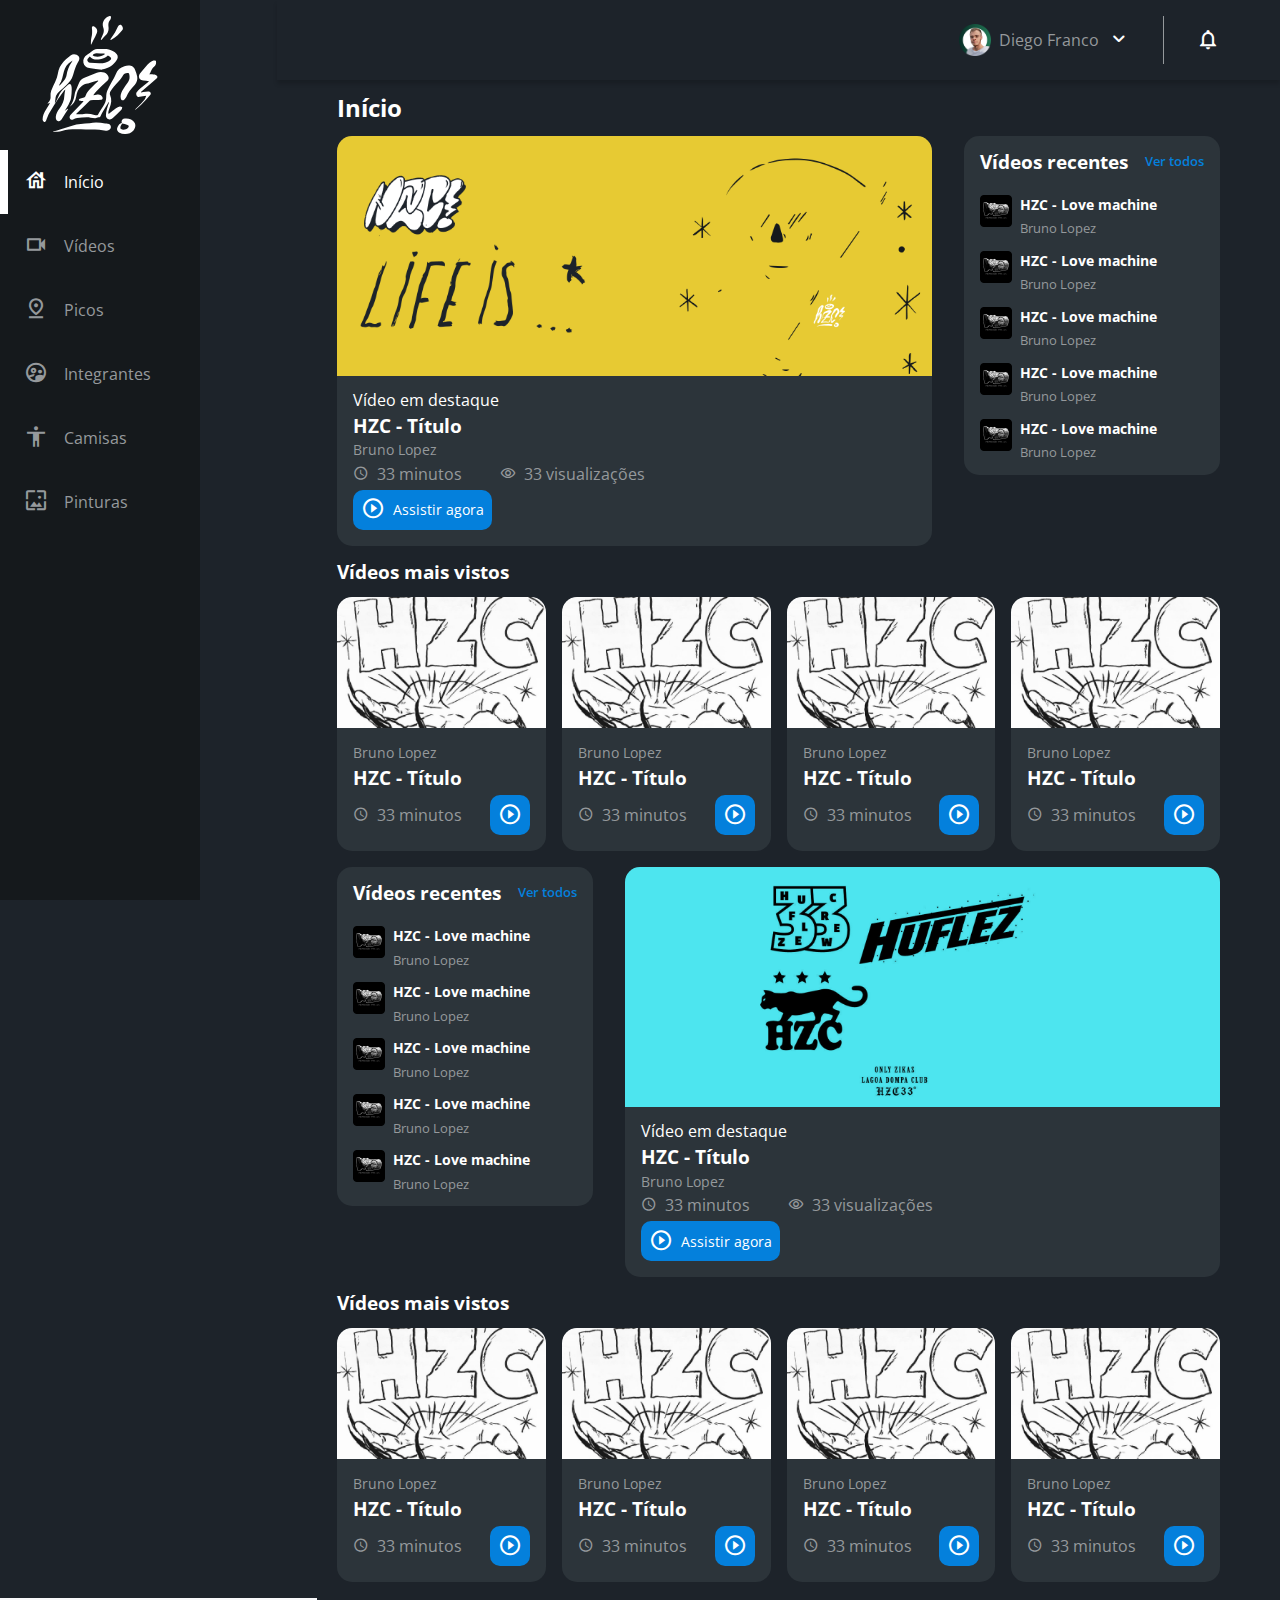
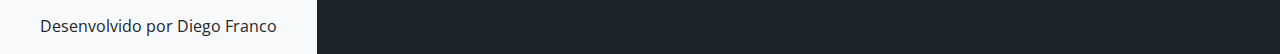
<file: index.html>
<!DOCTYPE html>
<html lang="pt-br">

<head>
    <meta charset="UTF-8">
    <meta http-equiv="X-UA-Compatible" content="IE=edge">
    <meta name="viewport" content="width=device-width, initial-scale=1.0">
    <title>HZC | Home</title>
    <link rel="preconnect" href="https://fonts.googleapis.com">
    <link rel="preconnect" href="https://fonts.gstatic.com" crossorigin>
    <link rel="stylesheet" href="https://fonts.googleapis.com/css2?family=Open+Sans:wght@400;600;700&display=swap">
    <link rel="stylesheet" href="assets/css/reset.css">
    <link rel="stylesheet" href="assets/css/estilos.css">
</head>

<body>
    <header class="cabecalho">
        <button class="cabecalho__menu" aria-label="Menu"><i></i></button>
        <img src="assets/img/logo.svg" alt="Logotipo da HZC" class="cabecalho__logo">
        <p class="cabecalho__perfil">Diego Franco</p>
        <button class="cabecalho__notificacao" aria-label="Notificação"><i></i></button>
    </header>
    <nav class="menu-lateral">
        <img src="assets/img/logo.svg" alt="Logotipo da HZC" class="menu-lateral__logo">
        <a href="#" class="menu-lateral__link menu-lateral__link--inicio menu-lateral__link--ativo">Início</a>
        <a href="#" class="menu-lateral__link menu-lateral__link--videos">Vídeos</a>
        <a href="#" class="menu-lateral__link menu-lateral__link--picos">Picos</a>
        <a href="#" class="menu-lateral__link menu-lateral__link--integrantes">Integrantes</a>
        <a href="#" class="menu-lateral__link menu-lateral__link--camisas">Camisas</a>
        <a href="#" class="menu-lateral__link menu-lateral__link--pinturas">Pinturas</a>
    </nav>
    <main class="principal">
        <h2 class="titulo-pagina">Início</h2>
        <article class="cartao cartao--destaque destaque-video">
            <img src="assets/img/banner-mobile_1.png" alt="Banner do cartao" class="cartao__imagem cartao__imagem--mobile">
            <img src="assets/img/banner_1.png" alt="Banner do cartao" class="cartao__imagem cartao__imagem--desktop">
            <div class="cartao__conteudo">
                <p class="cartao__destaque">Vídeo em destaque</p>
                <h3 class="cartao__titulo">HZC - Título</h3>
                <p class="cartao__perfil">Bruno Lopez</p>
                <p class="cartao__info cartao__info--tempo">33 minutos</p>
                <p class="cartao__info cartao__info--visualizacao">33 visualizações</p>
                <button class="cartao__botao cartao__botao--play cartao__botao--destaque">Assistir agora</button>
            </div>
        </article>
        <article class="cartao cartao--recentes videos-recentes">
            <h3 class="cartao__titulo">Vídeos recentes</h3>
            <a href="#" class="cartao__link">Ver todos</a>
            <ul class="cartao__lista">
                <li class="cartao__item">
                    <img src="assets/img/miniatura_1.png" alt="Thumbnail" class="cartao__item-thumbnail">
                    <h4 class="cartao__item-titulo">HZC - Love machine</h4>
                    <p class="cartao__item-perfil">Bruno Lopez</p>
                </li>
                <li class="cartao__item">
                    <img src="assets/img/miniatura_1.png" alt="Thumbnail" class="cartao__item-thumbnail">
                    <h4 class="cartao__item-titulo">HZC - Love machine</h4>
                    <p class="cartao__item-perfil">Bruno Lopez</p>
                </li>
                <li class="cartao__item">
                    <img src="assets/img/miniatura_1.png" alt="Thumbnail" class="cartao__item-thumbnail">
                    <h4 class="cartao__item-titulo">HZC - Love machine</h4>
                    <p class="cartao__item-perfil">Bruno Lopez</p>
                </li>
                <li class="cartao__item">
                    <img src="assets/img/miniatura_1.png" alt="Thumbnail" class="cartao__item-thumbnail">
                    <h4 class="cartao__item-titulo">HZC - Love machine</h4>
                    <p class="cartao__item-perfil">Bruno Lopez</p>
                </li>
                <li class="cartao__item">
                    <img src="assets/img/miniatura_1.png" alt="Thumbnail" class="cartao__item-thumbnail">
                    <h4 class="cartao__item-titulo">HZC - Love machine</h4>
                    <p class="cartao__item-perfil">Bruno Lopez</p>
                </li>
            </ul>
        </article>
        <section class="secao secao-videos">
            <h3 class="titulo-secao">Vídeos mais vistos</h3>
            <article class="cartao">
                <img src="assets/img/video_1.png" alt="Vídeo" class="cartao__imagem">
                <div class="cartao__conteudo">
                    <p class="cartao__perfil">Bruno Lopez</p>
                    <h3 class="cartao__titulo">HZC - Título</h3>
                    <p class="cartao__info cartao__info--tempo">33 minutos</p>
                    <button class="cartao__botao cartao__botao--play" aria-label="Assistir agora"></button>
                </div>
            </article>
            <article class="cartao">
                <img src="assets/img/video_1.png" alt="Vídeo" class="cartao__imagem">
                <div class="cartao__conteudo">
                    <p class="cartao__perfil">Bruno Lopez</p>
                    <h3 class="cartao__titulo">HZC - Título</h3>
                    <p class="cartao__info cartao__info--tempo">33 minutos</p>
                    <button class="cartao__botao cartao__botao--play" aria-label="Assistir agora"></button>
                </div>
            </article>
            <article class="cartao">
                <img src="assets/img/video_1.png" alt="Vídeo" class="cartao__imagem">
                <div class="cartao__conteudo">
                    <p class="cartao__perfil">Bruno Lopez</p>
                    <h3 class="cartao__titulo">HZC - Título</h3>
                    <p class="cartao__info cartao__info--tempo">33 minutos</p>
                    <button class="cartao__botao cartao__botao--play" aria-label="Assistir agora"></button>
                </div>
            </article>
            <article class="cartao">
                <img src="assets/img/video_1.png" alt="Vídeo" class="cartao__imagem">
                <div class="cartao__conteudo">
                    <p class="cartao__perfil">Bruno Lopez</p>
                    <h3 class="cartao__titulo">HZC - Título</h3>
                    <p class="cartao__info cartao__info--tempo">33 minutos</p>
                    <button class="cartao__botao cartao__botao--play" aria-label="Assistir agora"></button>
                </div>
            </article>
        </section>
        <article class="cartao cartao--recentes produtos-recentes">
            <h3 class="cartao__titulo">Vídeos recentes</h3>
            <a href="#" class="cartao__link">Ver todos</a>
            <ul class="cartao__lista">
                <li class="cartao__item">
                    <img src="assets/img/miniatura_1.png" alt="Thumbnail" class="cartao__item-thumbnail">
                    <h4 class="cartao__item-titulo">HZC - Love machine</h4>
                    <p class="cartao__item-perfil">Bruno Lopez</p>
                </li>
                <li class="cartao__item">
                    <img src="assets/img/miniatura_1.png" alt="Thumbnail" class="cartao__item-thumbnail">
                    <h4 class="cartao__item-titulo">HZC - Love machine</h4>
                    <p class="cartao__item-perfil">Bruno Lopez</p>
                </li>
                <li class="cartao__item">
                    <img src="assets/img/miniatura_1.png" alt="Thumbnail" class="cartao__item-thumbnail">
                    <h4 class="cartao__item-titulo">HZC - Love machine</h4>
                    <p class="cartao__item-perfil">Bruno Lopez</p>
                </li>
                <li class="cartao__item">
                    <img src="assets/img/miniatura_1.png" alt="Thumbnail" class="cartao__item-thumbnail">
                    <h4 class="cartao__item-titulo">HZC - Love machine</h4>
                    <p class="cartao__item-perfil">Bruno Lopez</p>
                </li>
                <li class="cartao__item">
                    <img src="assets/img/miniatura_1.png" alt="Thumbnail" class="cartao__item-thumbnail">
                    <h4 class="cartao__item-titulo">HZC - Love machine</h4>
                    <p class="cartao__item-perfil">Bruno Lopez</p>
                </li>
            </ul>
        </article>
        <article class="cartao cartao--destaque destaque-produtos">
            <img src="assets/img/banner-mobile_2.png" alt="Banner do cartao" class="cartao__imagem cartao__imagem--mobile">
            <img src="assets/img/banner_2.png" alt="Banner do cartao" class="cartao__imagem cartao__imagem--desktop">
            <div class="cartao__conteudo">
                <p class="cartao__destaque">Vídeo em destaque</p>
                <h3 class="cartao__titulo">HZC - Título</h3>
                <p class="cartao__perfil">Bruno Lopez</p>
                <p class="cartao__info cartao__info--tempo">33 minutos</p>
                <p class="cartao__info cartao__info--visualizacao">33 visualizações</p>
                <button class="cartao__botao cartao__botao--play cartao__botao--destaque">Assistir agora</button>
            </div>
        </article>
        <section class="secao secao-produtos">
            <h3 class="titulo-secao">Vídeos mais vistos</h3>
            <article class="cartao">
                <img src="assets/img/video_1.png" alt="Vídeo" class="cartao__imagem">
                <div class="cartao__conteudo">
                    <p class="cartao__perfil">Bruno Lopez</p>
                    <h3 class="cartao__titulo">HZC - Título</h3>
                    <p class="cartao__info cartao__info--tempo">33 minutos</p>
                    <button class="cartao__botao cartao__botao--play" aria-label="Assistir agora"></button>
                </div>
            </article>
            <article class="cartao">
                <img src="assets/img/video_1.png" alt="Vídeo" class="cartao__imagem">
                <div class="cartao__conteudo">
                    <p class="cartao__perfil">Bruno Lopez</p>
                    <h3 class="cartao__titulo">HZC - Título</h3>
                    <p class="cartao__info cartao__info--tempo">33 minutos</p>
                    <button class="cartao__botao cartao__botao--play" aria-label="Assistir agora"></button>
                </div>
            </article>
            <article class="cartao">
                <img src="assets/img/video_1.png" alt="Vídeo" class="cartao__imagem">
                <div class="cartao__conteudo">
                    <p class="cartao__perfil">Bruno Lopez</p>
                    <h3 class="cartao__titulo">HZC - Título</h3>
                    <p class="cartao__info cartao__info--tempo">33 minutos</p>
                    <button class="cartao__botao cartao__botao--play" aria-label="Assistir agora"></button>
                </div>
            </article>
            <article class="cartao">
                <img src="assets/img/video_1.png" alt="Vídeo" class="cartao__imagem">
                <div class="cartao__conteudo">
                    <p class="cartao__perfil">Bruno Lopez</p>
                    <h3 class="cartao__titulo">HZC - Título</h3>
                    <p class="cartao__info cartao__info--tempo">33 minutos</p>
                    <button class="cartao__botao cartao__botao--play" aria-label="Assistir agora"></button>
                </div>
            </article>
        </section>

    </main>
    <script src="index.js"></script>
</body>
<footer>
    Desenvolvido por Diego Franco
</footer>

</html>
</file>
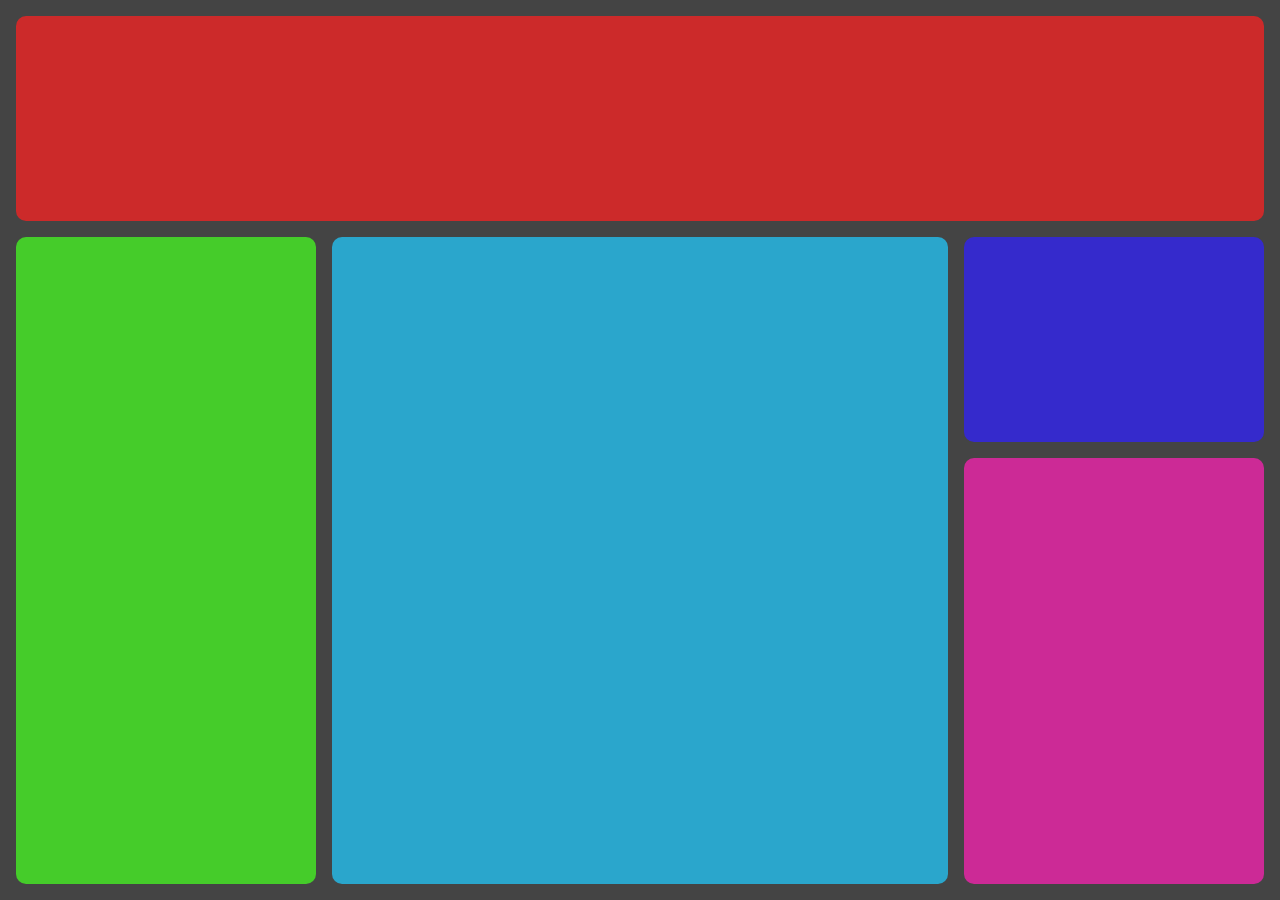
<file: referenciaGRID.html>
<!DOCTYPE html>
<html lang="en">
<head>
    <meta charset="UTF-8">
    <meta http-equiv="X-UA-Compatible" content="IE=edge">
    <meta name="viewport" content="width=device-width, initial-scale=1.0">
    <title>Document</title>
    <link rel="stylesheet" href="./referenciaGRID.css">
</head>
<body class="corpo">
    <header class="cabecalho"></header>
    <nav class="lateral"></nav>
    <section class="meio"></section>
    <section class="direita-cima"></section>
    <section class="direita-baixo"></section>
</body>
</html>
</file>
<file: assets/css/estilos.css>
@font-face {
  font-family: "icones";
  src: url(../font/icones.ttf);
}

body {
  background-color: #1d232a;
  font-family: "Open Sans", "icones", sans-serif;
  color: #ffffff;
}

@media screen and (min-width: 1040px) {
  body {
    display: grid;
    grid-template-columns: auto 1fr;
  }
}

.cabecalho {
  display: flex;
  justify-content: space-between;
  align-items: center;
  background-color: #15191c;
  padding: 8px 16px;
  box-shadow: 0px 4px 4px rgba(0, 0, 0, 0.16);
}

.cabecalho__menu i::before {
  content: "\e904";
  font-size: 24px;
}

.cabecalho__notificacao i::before {
  content: "\e906";
  font-size: 24px;
}

.cabecalho__logo {
  width: 40px;
}

.cabecalho__perfil {
  display: none;
}

@media screen and (min-width: 1040px) {
  .cabecalho {
    background-color: #1d232a;
    display: grid;
    column-gap: 32px;
    grid-template-columns: 1fr auto;
    padding: 16px 60px;
    height: 80px;
    box-sizing: border-box;
    grid-column: 2;
  }

  .cabecalho__menu {
    display: none;
  }

  .cabecalho__logo {
    display: none;
  }

  .cabecalho__perfil {
    display: grid;
    grid-template-columns: repeat(3, auto);
    column-gap: 8px;
    align-items: center;
    justify-self: flex-end;
    color: #95999c;
    padding: 8px 32px;
    border-right: 1px solid #95999c;
  }

  .cabecalho__perfil::before {
    content: "";
    display: block;
    width: 32px;
    height: 32px;
    background-image: url(../img/profile_2.png);
    background-size: contain;
    background-repeat: no-repeat;
    background-position: center;
  }

  .cabecalho__perfil::after {
    content: "\e90d";
    color: #ffffff;
    font-size: 1.5rem;
  }
}

.menu-lateral {
  display: flex;
  flex-direction: column;
  background-color: #15191c;
  width: 75vw;
  height: 100vh;

  position: absolute;
  left: -100vw;
  transition: 0.25s;
}

.menu-lateral--ativo {
  left: 0;
  transition: 0.25s;
}

.menu-lateral__logo {
  width: 118px;
  align-self: center;
  padding: 16px;
}

.menu-lateral__link {
  height: 64px;
  color: #95999c;
  padding-left: 64px;
  display: flex;
  align-items: center;
}

.menu-lateral__link--ativo {
  color: #ffffff;
  padding-left: 56px;
  border-left: 8px solid #ffffff;
}

.menu-lateral__link::before {
  content: "\e900";
  width: 24px;
  height: 24px;
  font-size: 24px;
  position: absolute;
  left: 24px;
}

.menu-lateral__link--inicio::before {
  content: "\e902";
}

.menu-lateral__link--videos::before {
  content: "\e90e";
}

.menu-lateral__link--picos::before {
  content: "\e909";
}

.menu-lateral__link--integrantes::before {
  content: "\e903";
}

.menu-lateral__link--camisas::before {
  content: "\e900";
}

.menu-lateral__link--pinturas::before {
  content: "\e90a";
}

footer {
  background-color: #f8f9fa;
  color: #212529;
  text-align: center;
  padding: 20px;
  position: static;
  width: 100%;
  font-size: 16px;
}

@media screen and (min-width: 1040px) {
  .menu-lateral {
    position: static;
    width: 200px;
    grid-column: 1;
    grid-row: 1 / span 2;
  }
}

.principal {
  padding: 24px 16px;
  display: grid;
  gap: 16px;
}

.titulo-pagina {
  font-size: 1.5rem;
  font-weight: 700;
}

.titulo-secao {
  font-size: 1.2rem;
  font-weight: 700;
}

@media screen and (min-width: 1040px) {
  .principal {
    display: grid;
    grid-template-columns: auto 1fr auto;
    grid-template-areas:
      "titulo-pagina titulo-pagina titulo-pagina"
      "destaque-video destaque-video videos-recentes"
      "secao-videos secao-videos secao-videos"
      "produtos-recentes destaque-produtos destaque-produtos"
      "secao-produtos secao-produtos secao-produtos";
    column-gap: 32px;
    padding: 16px 60px;
    grid-column: 2;
  }

  .titulo-secao {
    grid-column: span 4;
  }
}

.cartao {
  width: 100%;
  border-radius: 15px;
  overflow: hidden;
  background-color: #2c343a;
}

.cartao__imagem--desktop {
  display: none;
}

.cartao--destaque {
  margin-bottom: 16px;
}

.cartao__conteudo {
  padding: 16px;
  display: grid;
  grid-template-columns: auto 1fr;
  gap: 8px;
}

.cartao__destaque {
  grid-column: span 2;
}

.cartao__titulo {
  font-size: 1.2rem;
  font-weight: 700;
  grid-column: span 2;
}

.cartao__perfil {
  color: #95999c;
  font-size: 0.9rem;
  grid-column: span 2;
}

.cartao__info {
  display: flex;
  align-items: center;
  color: #95999c;
}

.cartao__info--tempo::before {
  content: "\e90c";
  margin-right: 8px;
}

.cartao__info--visualizacao::before {
  content: "\e90f";
  margin-right: 8px;
}

.cartao__botao {
  display: flex;
  justify-content: center;
  align-items: center;
  background-color: #0480dc;
  width: 40px;
  height: 40px;
  border-radius: 10px;
  font-size: 0.9rem;
  justify-self: flex-end;
}

.cartao__botao--play::before {
  content: "\e90b";
  font-size: 24px;
}

.cartao__botao--destaque {
  width: 100%;
  grid-column: span 2;
}

.cartao__botao--destaque::before {
  margin-right: 8px;
}

.cartao--recentes {
  display: none;
}

@media screen and (min-width: 1040px) {
  .cartao--destaque {
    margin-bottom: 0;
  }

  .cartao__imagem--mobile {
    display: none;
  }

  .cartao__imagem--desktop {
    display: block;
  }

  .cartao__botao--destaque {
    grid-column: auto;
    padding: 16px 8px;
  }

  .cartao--recentes {
    display: grid;
    grid-template-columns: auto auto;
    align-items: center;
    row-gap: 24px;
    width: 256px;
    padding: 16px;
    box-sizing: border-box;
    align-self: flex-start;
  }

  .cartao--recentes .cartao__titulo {
    grid-column: auto;
  }

  .cartao__link {
    font-size: 0.8rem;
    font-weight: 600;
    color: #0480dc;
    justify-self: flex-end;
  }

  .cartao__lista {
    display: grid;
    row-gap: 16px;
    grid-column: span 2;
  }

  .cartao__item {
    display: grid;
    grid-template-columns: auto 1fr;
    gap: 8px;
  }

  .cartao__item-thumbnail {
    width: 32px;
    grid-row: span 2;
  }

  .cartao__item-titulo {
    font-size: 0.9rem;
    line-height: 1.2rem;
    font-weight: 700;
  }

  .cartao__item-perfil {
    font-size: 0.8rem;
    color: #95999c;
  }
}

.secao {
  display: grid;
  gap: 16px;
}

@media screen and (min-width: 1040px) {
  .secao {
    grid-template-columns: repeat(4, 1fr);
  }

  .destaque-video {
    grid-area: destaque-video;
  }

  .videos-recentes {
    grid-area: videos-recentes;
  }

  .secao-videos {
    grid-area: secao-videos;
  }

  .destaque-produtos {
    grid-area: destaque-produtos;
  }

  .produtos-recentes {
    grid-area: produtos-recentes;
  }

  .secao-produtos {
    grid-area: secao-produtos;
  }
}
</file>
<file: referenciaGRID.css>
* {
    margin: 0;
    padding: 0;
    box-sizing: border-box;
}

.corpo {
    background-color: #444444;
    padding: 8px;
    width: 100vw;
    height: 100vh;
}

.cabecalho {
    background-color: #cc2a2a;
    border-radius: 10px;
    min-width: 50px;
    min-height: 50px;
    margin: 8px;
}

.lateral {
    background-color: #45cc2a;
    border-radius: 10px;
    min-width: 50px;
    min-height: 50px;
    margin: 8px;
}

.meio {
    background-color: #2aa6cc;
    border-radius: 10px;
    min-width: 50px;
    min-height: 50px;
    margin: 8px;
}

.direita-cima {
    background-color: #352acc;
    border-radius: 10px;
    min-width: 50px;
    min-height: 50px;
    margin: 8px;
}

.direita-baixo {
    background-color: #cc2a96;
    border-radius: 10px;
    min-width: 50px;
    min-height: 50px;
    margin: 8px;
}

/* ------------------ */

* {
    margin: 0;
    padding: 0;
    box-sizing: border-box;
}

.corpo {
    background-color: #444444;
    padding: 8px;
    width: 100vw;
    height: 100vh;
    display: grid;
    grid-template-columns: 1fr 1fr 1fr 1fr;
    grid-template-rows: 1fr 1fr 1fr 1fr;
}

.cabecalho {
    background-color: #cc2a2a;
    border-radius: 10px;
    min-width: 50px;
    min-height: 50px;
    margin: 8px;
    grid-column: span 4;
}

.lateral {
    background-color: #45cc2a;
    border-radius: 10px;
    min-width: 50px;
    min-height: 50px;
    margin: 8px;
    grid-row: span 3;
}

.meio {
    background-color: #2aa6cc;
    border-radius: 10px;
    min-width: 50px;
    min-height: 50px;
    margin: 8px;
    grid-column: span 2;
    grid-row: span 3;
}

.direita-cima {
    background-color: #352acc;
    border-radius: 10px;
    min-width: 50px;
    min-height: 50px;
    margin: 8px;
}

.direita-baixo {
    background-color: #cc2a96;
    border-radius: 10px;
    min-width: 50px;
    min-height: 50px;
    margin: 8px;
    grid-row: span 2;
}
</file>
